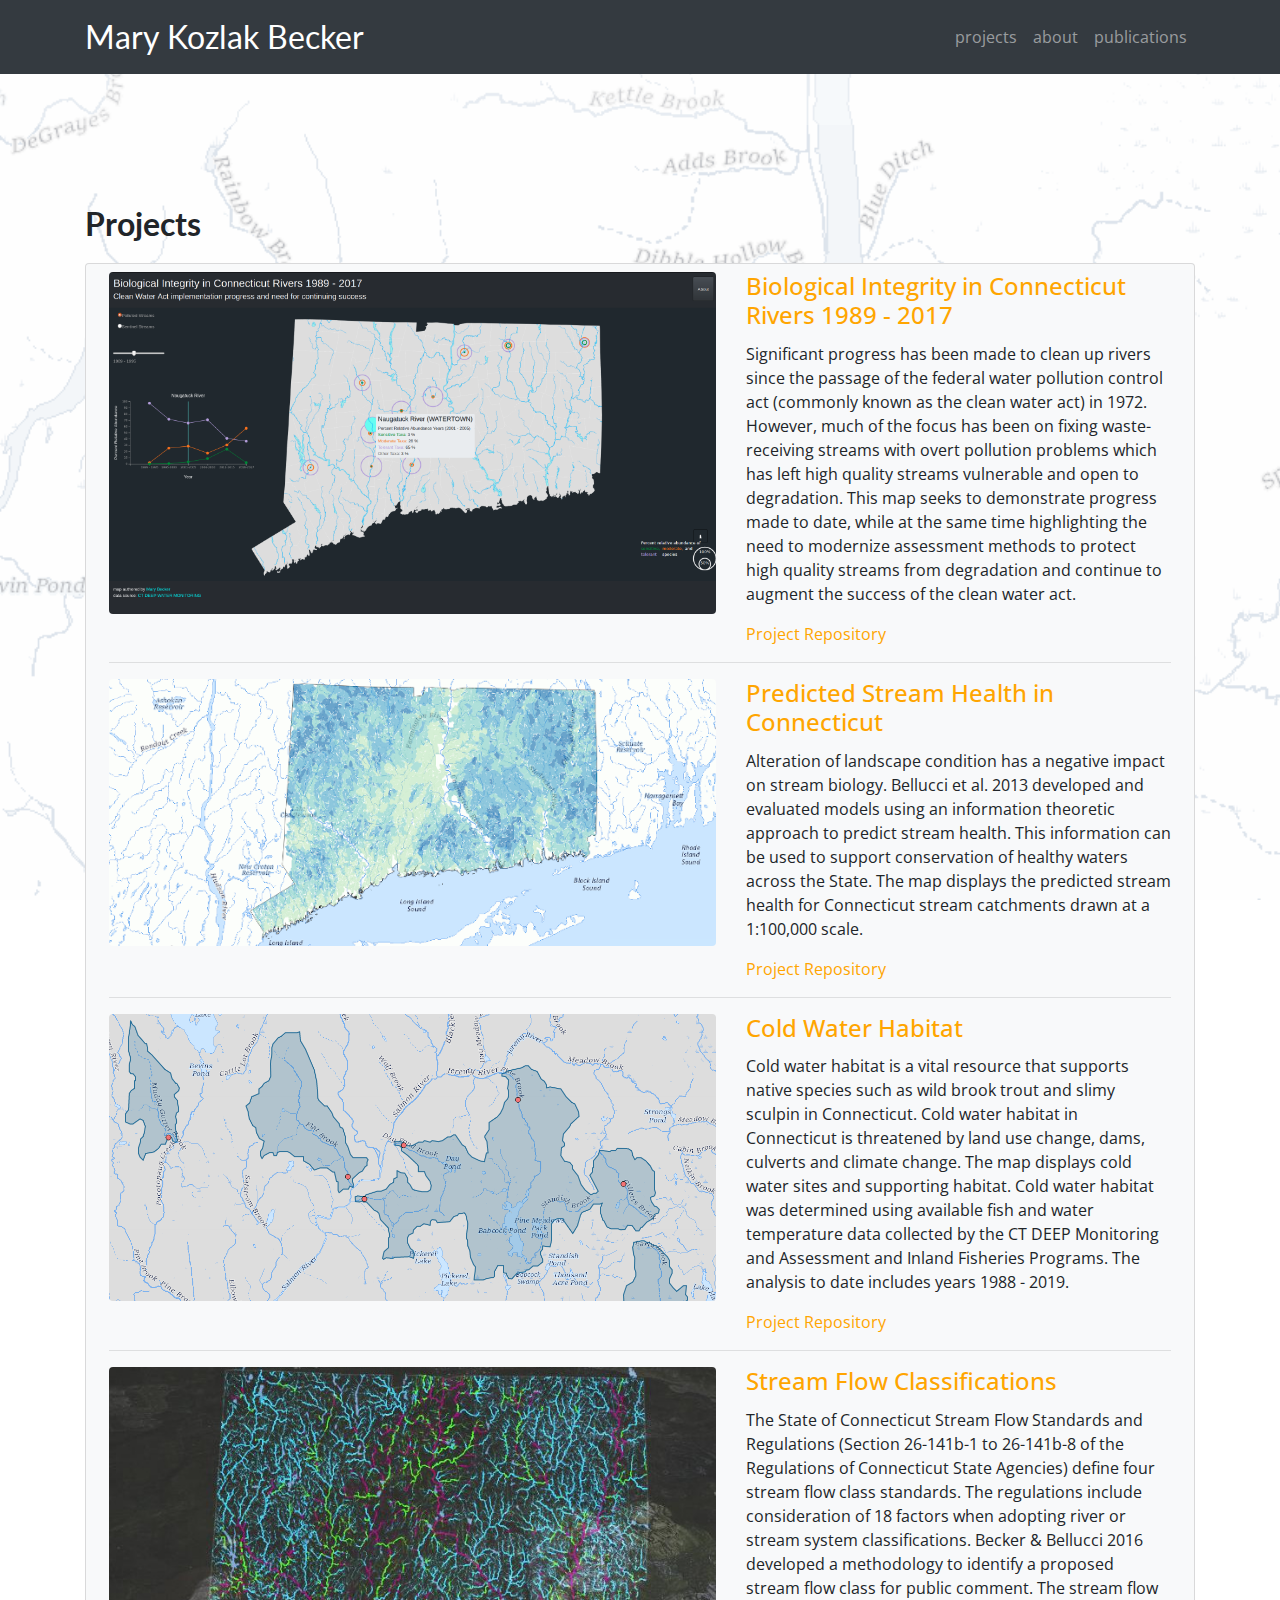
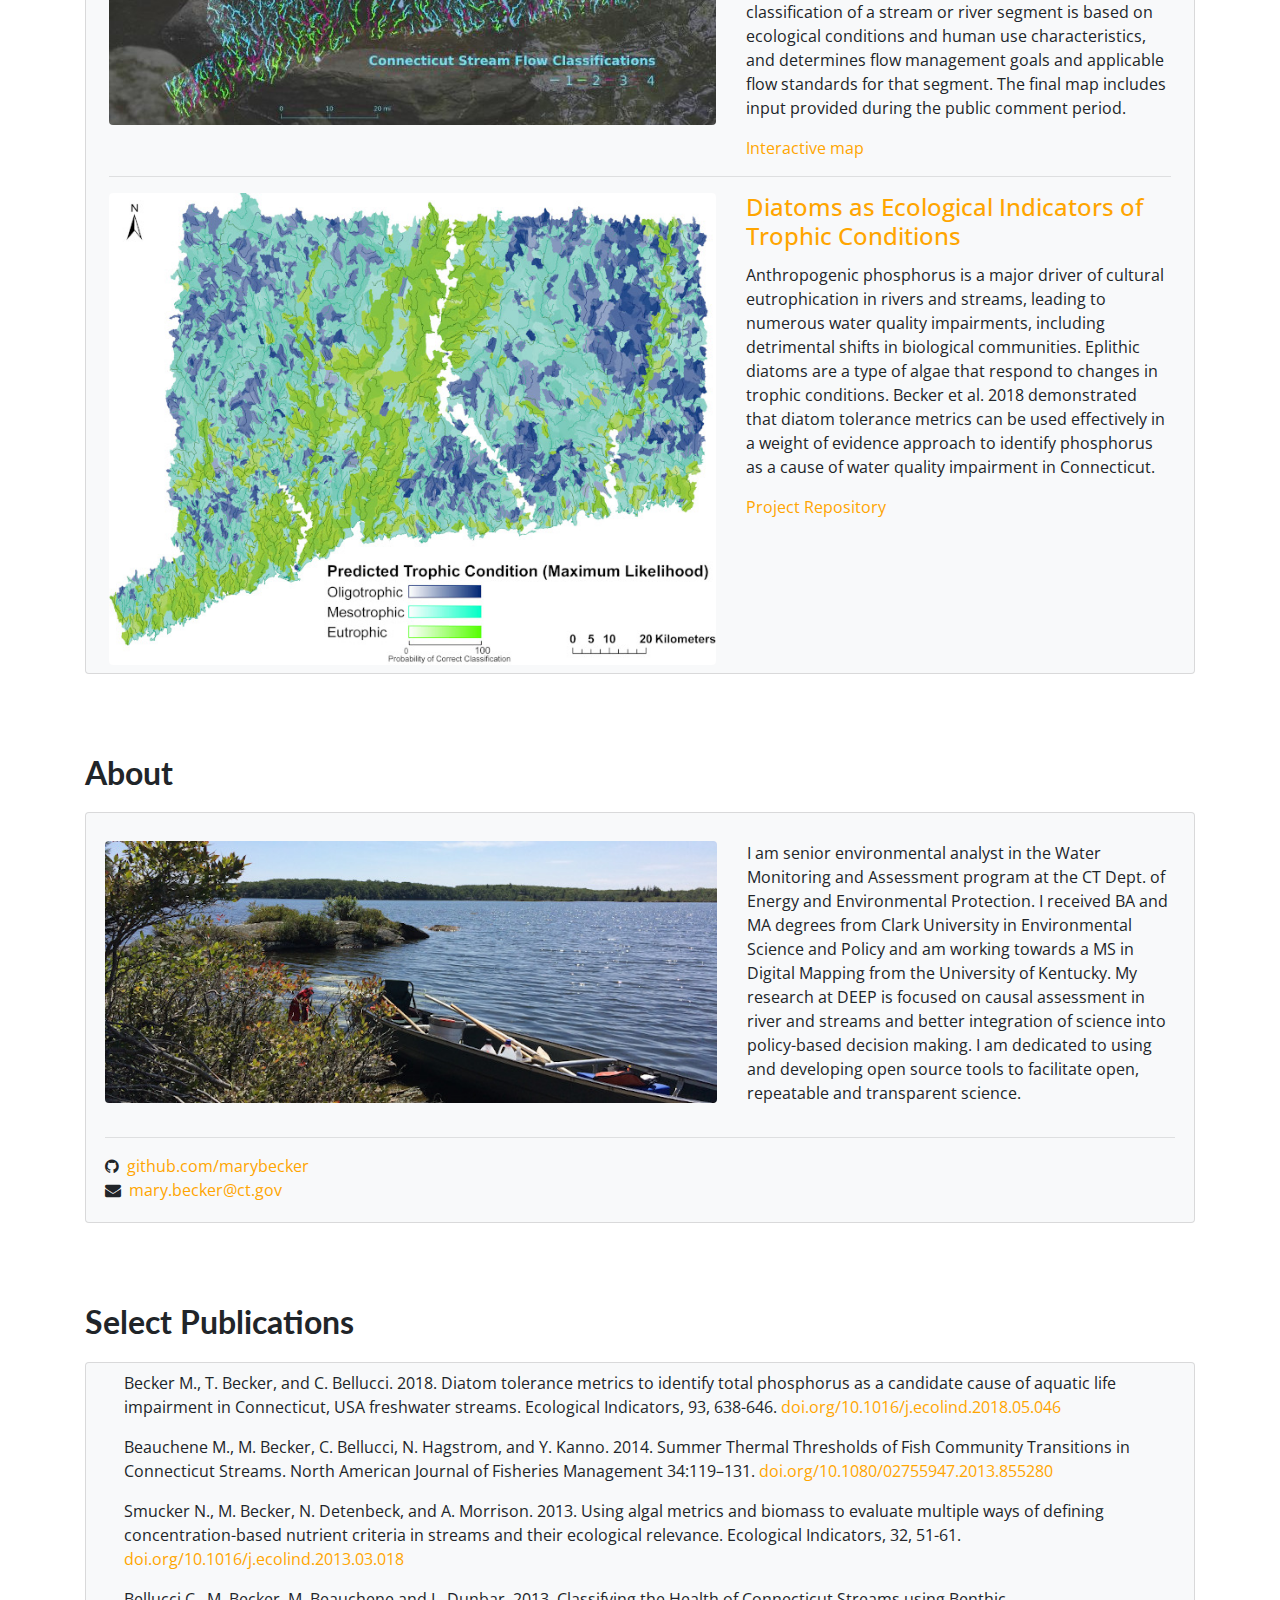
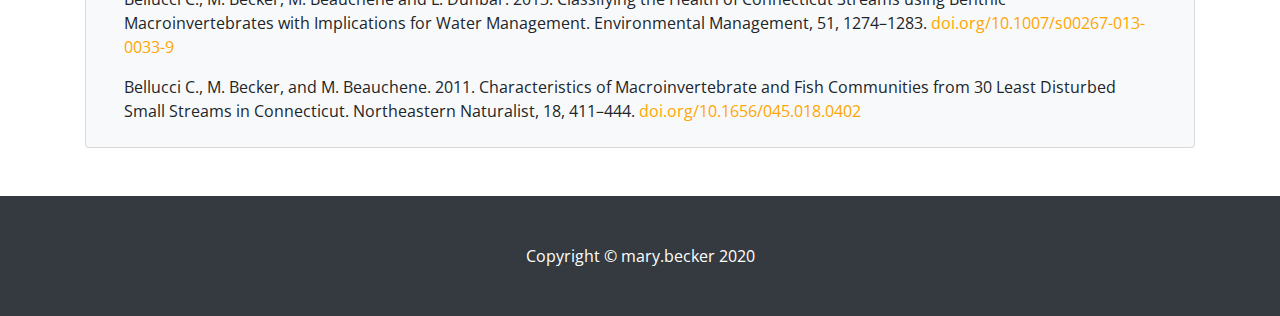
<file: index.html>
<!DOCTYPE html>
<html lang="en">

  <head>

    <meta charset="utf-8">
    <meta name="viewport" content="width=device-width, initial-scale=1, shrink-to-fit=no">
    <meta name="description" content="">
    <meta name="author" content="">

    <title>Mary Becker's MAP673 Portfolio</title>

    <!-- Bootstrap CSS -->
    <link href="vendor/bootstrap/css/bootstrap.min.css" rel="stylesheet">

    <!-- Font Awesome CSS from CDN -->
    <link href="https://maxcdn.bootstrapcdn.com/font-awesome/4.7.0/css/font-awesome.min.css" rel="stylesheet" integrity="sha384-wvfXpqpZZVQGK6TAh5PVlGOfQNHSoD2xbE+QkPxCAFlNEevoEH3Sl0sibVcOQVnN" crossorigin="anonymous">

    <!-- Google web font -->
    <link href="https://fonts.googleapis.com/css2?family=Lato&family=Open+Sans&display=swap" rel="stylesheet">

    <!-- Custom styles for this template -->
    <link href="css/styles.css" rel="stylesheet">

  </head>

  <body id="page-top" class="parallax">

  <header>

  </header>

    <!-- Navigation -->
    <nav class="navbar navbar-expand-lg navbar-dark bg-dark fixed-top" id="mainNav">
      <div class="container">
        <a class="navbar-brand js-scroll-trigger" href="#page-top">Mary Kozlak Becker</a>
        <button class="navbar-toggler" type="button" data-toggle="collapse" data-target="#navbarResponsive" aria-controls="navbarResponsive" aria-expanded="false" aria-label="Toggle navigation">
          <span class="navbar-toggler-icon"></span>
        </button>
        <div class="collapse navbar-collapse" id="navbarResponsive">
          <ul class="navbar-nav ml-auto">
            <li class="nav-item">
              <a class="nav-link js-scroll-trigger" href="#projects">projects</a>
            </li>
            <li class="nav-item">
              <a class="nav-link js-scroll-trigger" href="#about">about</a>
            </li>
            <li class="nav-item">
              <a class="nav-link js-scroll-trigger" href="#pubs">publications</a>
            </li>
          </ul>
        </div>
      </div>
    </nav>

    <!-- Projects Section -->
    <section id="projects">
      <div class="container">
        <h2>Projects</h2>
        <div class="card bg-light p-2">
          <div class="col-md-12 mx-auto">

        <!-- Project One -->
        <div class="row">
          <div class="col-md-7">
            <a target="_blank" href="https://marybecker.github.io/Biointegrity/">
              <img class="img-fluid rounded mb-3 mb-md-0" src="images/BioIntegrityMap.png" alt="">
            </a>
          </div>
          <div class="col-md-5">
            <h4 class="card-title">
              <a target="_blank" href="https://marybecker.github.io/Biointegrity/">Biological Integrity in Connecticut Rivers 1989 - 2017</a>
            </h4>
            <p>Significant progress has been made to clean up rivers since the passage of the federal water pollution control act (commonly known as the clean water act) in 1972. However, much of the focus has been on fixing waste-receiving streams with overt pollution problems which has left high quality streams vulnerable and open to degradation. This map seeks to demonstrate progress made to date, while at the same time highlighting the need to modernize assessment methods to protect high quality streams from degradation and continue to augment the success of the clean water act. </p>
            <a target="_blank" href="https://github.com/marybecker/Biointegrity">Project Repository</a>
          </div>
        </div>
        <hr>
        <!-- Project Two -->
        <div class="row">
          <div class="col-md-7">
            <a target="_blank" href="https://marybecker.github.io/CT_MMI_StreamModel/">
              <img class="img-fluid rounded mb-3 mb-md-0" src="images/CTStreamHealth.png" alt="">
            </a>
          </div>
          <div class="col-md-5">
            <h4 class="card-title">
              <a target="_blank" href="https://marybecker.github.io/CT_MMI_StreamModel/">Predicted Stream Health in Connecticut</a>
            </h4>
            <p>Alteration of landscape condition has a negative impact on stream biology. Bellucci et al. 2013 developed and evaluated models using an information theoretic approach to predict stream health. This information can be used to support conservation of healthy waters across the State. The map displays the predicted stream health for Connecticut stream catchments drawn at a 1:100,000 scale.</p>
            <a target="_blank" href="https://github.com/marybecker/CT_MMI_StreamModel">Project Repository</a>
          </div>
        </div>
        <hr>
        <!-- Project Three -->
        <div class="row">
          <div class="col-md-7">
            <a target="_blank" href="https://ctdeepwatermonitoring.github.io/ColdWaterHab/">
              <img class="img-fluid rounded mb-3 mb-md-0" src="images/coldwaterhab.png" alt="">
            </a>
          </div>
          <div class="col-md-5">
            <h4 class="card-title">
              <a target="_blank" href="https://ctdeepwatermonitoring.github.io/ColdWaterHab/">Cold Water Habitat</a>
            </h4>
            <p>Cold water habitat is a vital resource that supports native species such as wild brook trout and slimy sculpin in Connecticut.  Cold water habitat in Connecticut is threatened by land use change, dams, culverts and climate change.  The map displays cold water sites and supporting habitat. Cold water habitat was determined using available fish and water temperature data collected by the CT DEEP Monitoring and Assessment and Inland Fisheries Programs. The analysis to date includes years 1988 - 2019. </p>
            <a target="_blank" href="https://github.com/ctdeepwatermonitoring/ColdWaterHab">Project Repository</a>
          </div>
        </div>
        <hr>
        <!-- Project Four -->
        <div class="row">
          <div class="col-md-7">
            <a target="_blank" href="images/FinalStreamflowClassifications_HighRes.jpeg">
              <img class="img-fluid rounded mb-3 mb-md-0" src="images/FinalStreamflowClassifications.jpeg" alt="">
            </a>
          </div>
          <div class="col-md-5">
            <h4 class="card-title">
              <a target="_blank" href="images/FinalStreamflowClassifications_HighRes.jpeg">Stream Flow Classifications</a>
            </h4>
            <p>The State of Connecticut Stream Flow Standards and Regulations (Section 26-141b-1 to 26-141b-8 of the Regulations of Connecticut State Agencies) define four stream flow class standards.  The regulations include consideration of 18 factors when adopting river or stream system classifications.   Becker & Bellucci 2016 developed a methodology to identify a proposed stream flow class for public comment.  The stream flow classification of a stream or river segment is based on ecological conditions and human use characteristics, and determines flow management goals and applicable flow standards for that segment.  The final map includes input provided during the public comment period.</p>
            <a target="_blank" href="https://ctdeep.maps.arcgis.com/apps/Minimalist/index.html?appid=97f2377907824234ae9e5b964ddc28c3">Interactive map</a>
          </div>
        </div>
        <hr>
        <!-- Project Five -->
        <div class="row">
          <div class="col-md-7">
            <a target="_blank" href="images/TrophicPredict_022213.jpg">
              <img class="img-fluid rounded mb-3 mb-md-0" src="images/TrophicPredict_022213_LowRes.jpg" alt="Diatoms">
            </a>
          </div>
          <div class="col-md-5">
            <h4 class="card-title">
              <a target="_blank" href="images/TrophicPredict_022213.jpg">Diatoms as Ecological Indicators of Trophic Conditions</a>
            </h4>
            <p>Anthropogenic phosphorus is a major driver of cultural eutrophication in rivers and streams, leading to numerous water quality impairments, including detrimental shifts in biological communities.  Eplithic diatoms are a type of algae that respond to changes in trophic conditions.  Becker et al. 2018 demonstrated that diatom tolerance metrics can be used effectively in a weight of evidence approach to identify phosphorus as a cause of water quality impairment in Connecticut.</p>
            <a target="_blank" href="https://github.com/marybecker/DiatomTPMetrics">Project Repository</a>
          </div>
        </div>
        </div>
      </div>
      </div>
    </section>

   <!-- About Section -->
   <section id="about">
      <div class="container">
        <h2>About</h2>
        <div class="card bg-light p-1">
          <div class = "col-md-12">
            <br>
          </div>
          <div class="col-lg-12 mx-auto">
            <div class="row">
              <div class="col-md-7">
                  <img class="img-fluid rounded mb-3 mb-md-0" src="images/rigaboat.jpg" alt="">
              </div>
              <div class="col-md-5">
                <p>I am senior environmental analyst in the Water Monitoring and Assessment program at the CT Dept. of Energy and Environmental Protection.  I received BA and MA degrees from Clark University in Environmental Science and Policy and am working towards a MS in Digital Mapping from the University of Kentucky. My research at DEEP is focused on causal assessment in river and streams and better integration of science into policy-based decision making. I am dedicated to using and developing open source tools to
                  facilitate open, repeatable and transparent science.</p>
              </div>
            </div>
            <hr>
          </div>
        <!--</div>-->
          <div class="col-md-12">
              <ul class="list-unstyled">
                  <li class=" mr-2"><i class="fa fa-github mr-2"></i><a target="_blank" href="https://github.com/marybecker">github.com/marybecker</a></li>
                  <li class=""><i class="fa fa-envelope mr-2"></i><a href="mailto:mary.becker@ct.gov">mary.becker@ct.gov</a></li>
              </ul>
          </div>
        </div>
      </div>
    </section>

    <!-- Publications Section -->
    <section id="pubs" class="mb-5">
      <div class="container">
        <h2>Select Publications</h2>
        <div class="card bg-light">
        <!--<div class="row">-->
        <div class="col-lg-12 mx-auto">
          <div class="col-md-12">
            <ul class="list-unstyled">
              <li class="mr-2 p-2">Becker M., T. Becker, and C. Bellucci.  2018.  Diatom tolerance metrics to identify total phosphorus as a candidate cause of aquatic life impairment in Connecticut, USA freshwater streams.  Ecological Indicators, 93, 638-646.<a target="_blank" href="https://doi.org/10.1016/j.ecolind.2018.05.046"> doi.org/10.1016/j.ecolind.2018.05.046</a></li>
              <li class="mr-2 p-2">Beauchene M., M. Becker, C. Bellucci, N. Hagstrom, and Y. Kanno. 2014.  Summer Thermal Thresholds of Fish Community Transitions in Connecticut Streams. North American Journal of Fisheries Management 34:119–131.<a target="_blank" href="https://doi.org/10.1080/02755947.2013.855280"> doi.org/10.1080/02755947.2013.855280</a></li>
              <li class="mr-2 p-2">Smucker N., M. Becker, N. Detenbeck, and A. Morrison. 2013.  Using algal metrics and biomass to evaluate multiple ways of defining concentration-based nutrient criteria in streams and their ecological relevance. Ecological Indicators, 32, 51-61.<a target="_blank" href="https://doi.org/10.1016/j.ecolind.2013.03.018"> doi.org/10.1016/j.ecolind.2013.03.018</a> </li>
              <li class="mr-2 p-2">Bellucci C., M. Becker, M. Beauchene and L. Dunbar. 2013.  Classifying the Health of Connecticut Streams using Benthic Macroinvertebrates with Implications for Water Management.  Environmental Management, 51, 1274–1283.<a target="_blank" href="https://doi.org/10.1007/s00267-013-0033-9"> doi.org/10.1007/s00267-013-0033-9</a> </li>
              <li class="mr-2 p-2">Bellucci C., M. Becker, and M. Beauchene. 2011. Characteristics of Macroinvertebrate and Fish Communities from 30 Least Disturbed Small Streams in Connecticut. Northeastern Naturalist, 18, 411–444.<a target="_blank" href="https://doi.org/10.1656/045.018.0402"> doi.org/10.1656/045.018.0402</a> </li>
            </ul>
          </div>
        </div>
      </div>
      </div>
    </section>

    <!-- Footer -->
    <footer class="py-5 bg-dark">
      <div class="container">
        <p class="m-0 text-center text-white">Copyright &copy; mary.becker 2020</p>
      </div>
    </footer>

    <!-- JQuery JavaScript -->
    <script src="vendor/jquery/jquery.min.js"></script>
    
    <!-- Bootstrap JavaScript -->
    <script src="vendor/bootstrap/js/bootstrap.bundle.min.js"></script>

    <!-- JavaScript Plugin -->
    <script src="vendor/jquery-easing/jquery.easing.min.js"></script>

    <!-- Custom JavaScript for this theme -->
    <script src="js/scrolling-nav.js"></script>

  </body>

</html>
</file>
<file: css/styles.css>
/*!
 * Start Bootstrap - Heroic Features (https://startbootstrap.com/template-overviews/heroic-features)
 * Copyright 2013-2017 Start Bootstrap
 * Licensed under MIT (https://github.com/BlackrockDigital/startbootstrap-heroic-features/blob/master/LICENSE)
 */

body {
  font-family: "Open Sans";
}

.parallax {
  /* The image used */
  background-image: url('rivers.png');

  /* Full height */
  height: 100%;

  /* Create the parallax scrolling effect */
  background-attachment: fixed;
  background-position: center;
  background-repeat: no-repeat;
  background-size: cover;
}

header {
  padding: 125px 0 0px;
  font-weight: bolder;
  font-size: 1rem;
  font-style: italic;
  background-color: rgba(255, 255, 255, 0.3)
}

/*
.bgcl{
  background-color: #F5F5F5;
}
*/

a {
  color: orange;
}

h2 {
  font-weight: bold;
  font-family: 'Lato';
  margin-bottom: 20px;
}

.portfolio-item {
  margin-bottom: 30px;
}

section {
  padding: 80px 0 0px;
}

.navbar-brand {
  font-family: 'Lato';
  font-size: 2rem;
}
</file>
